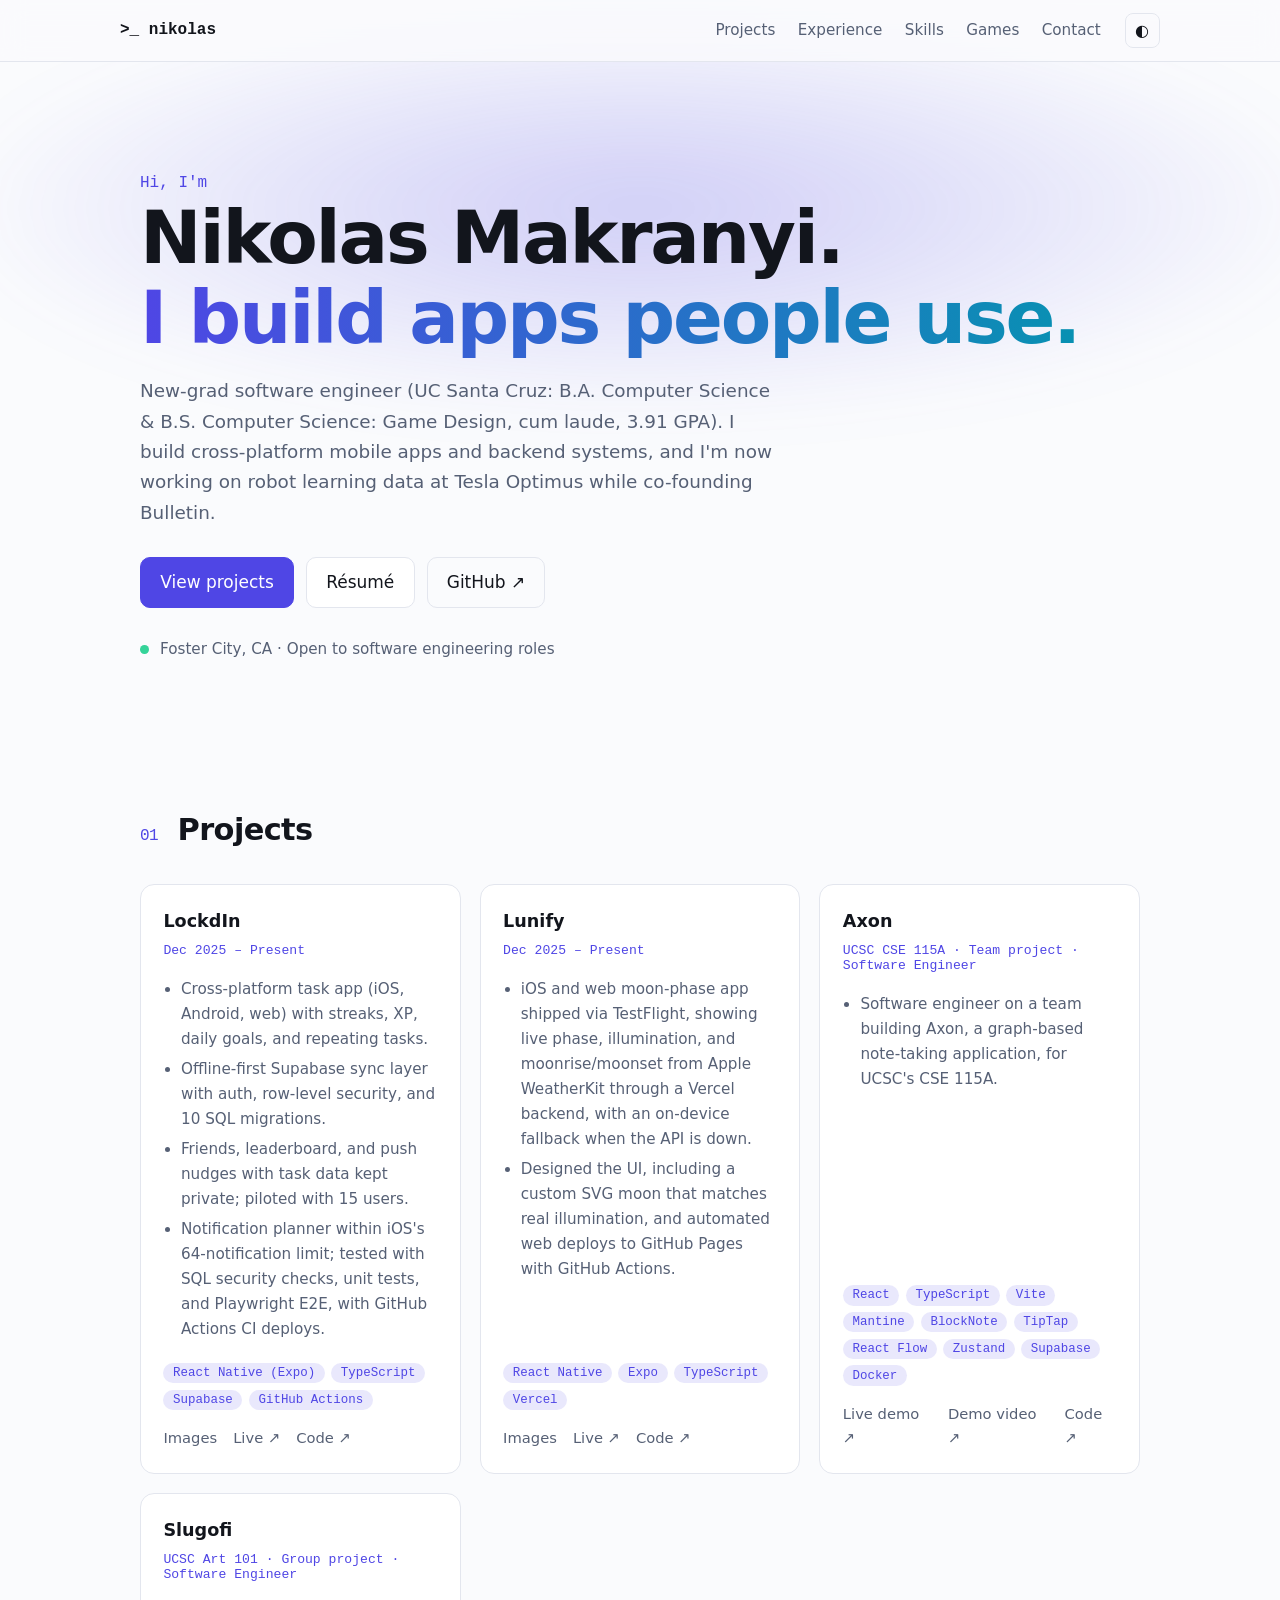
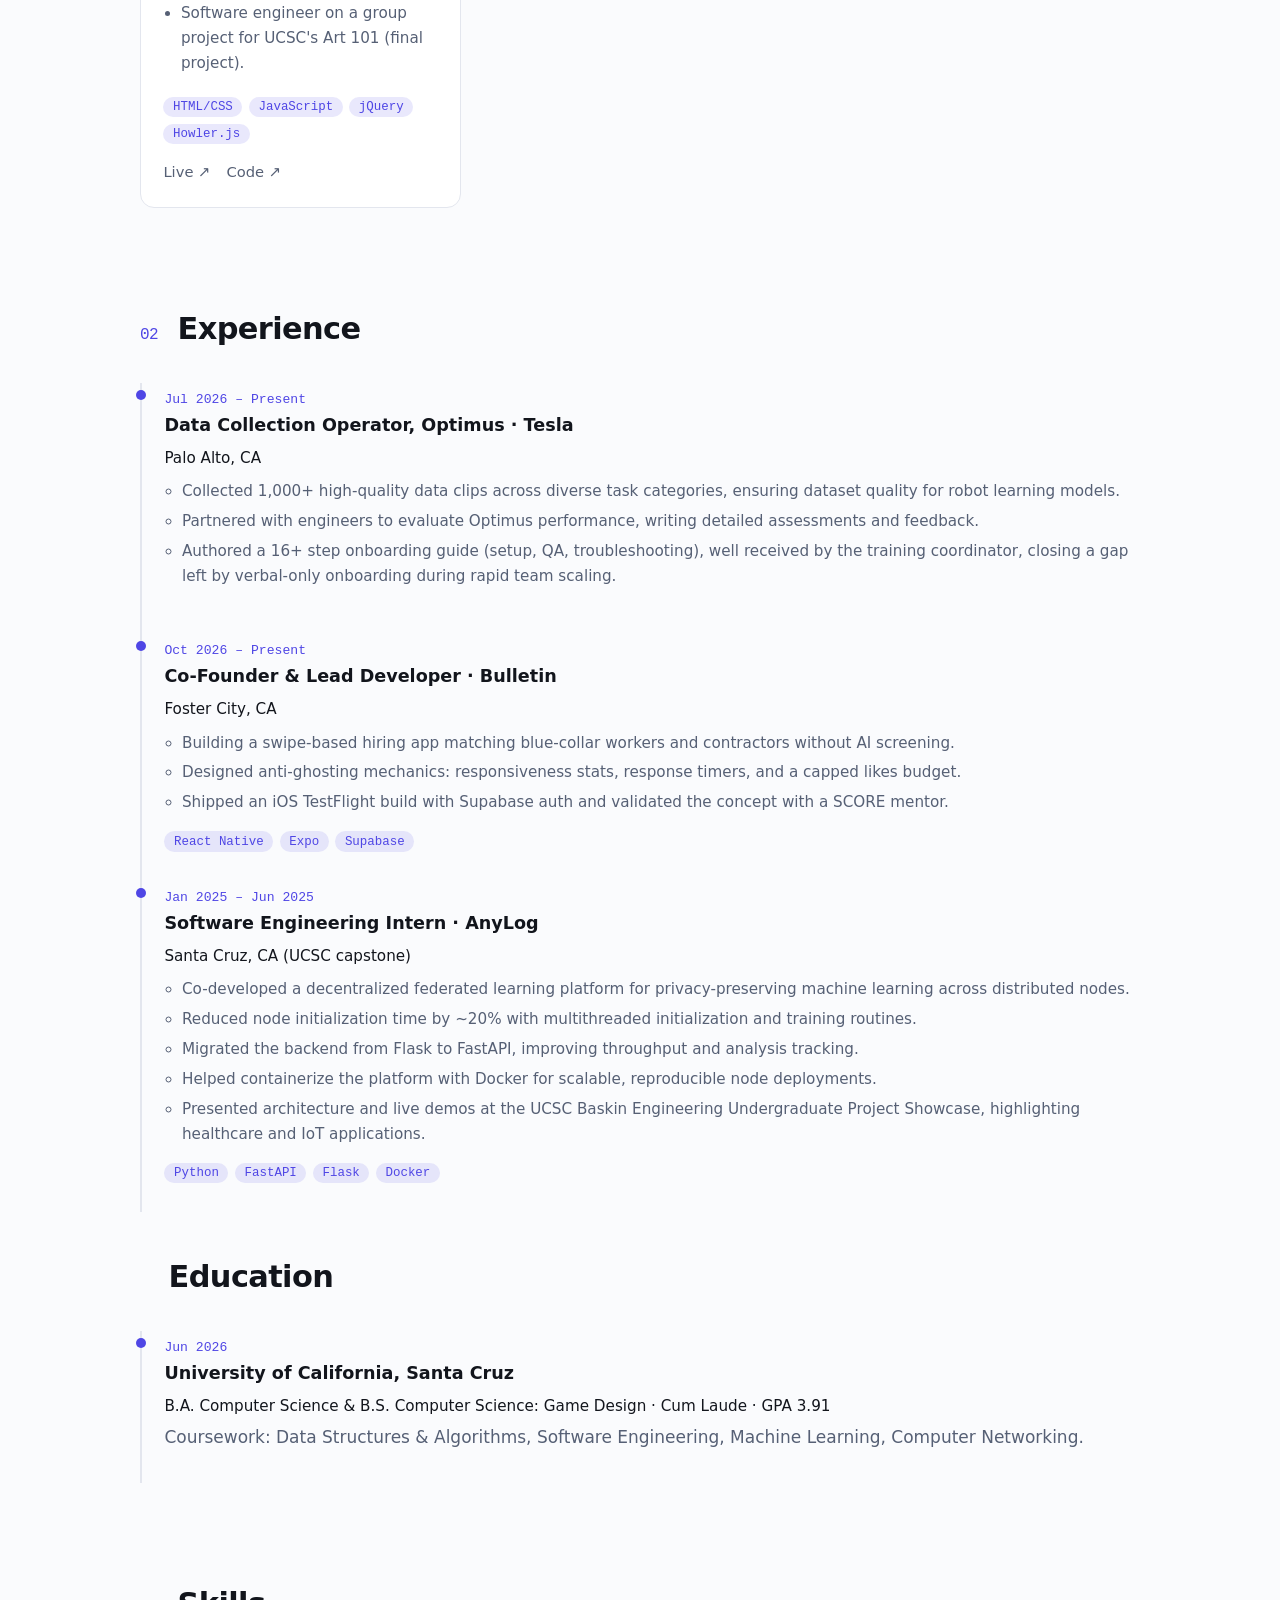
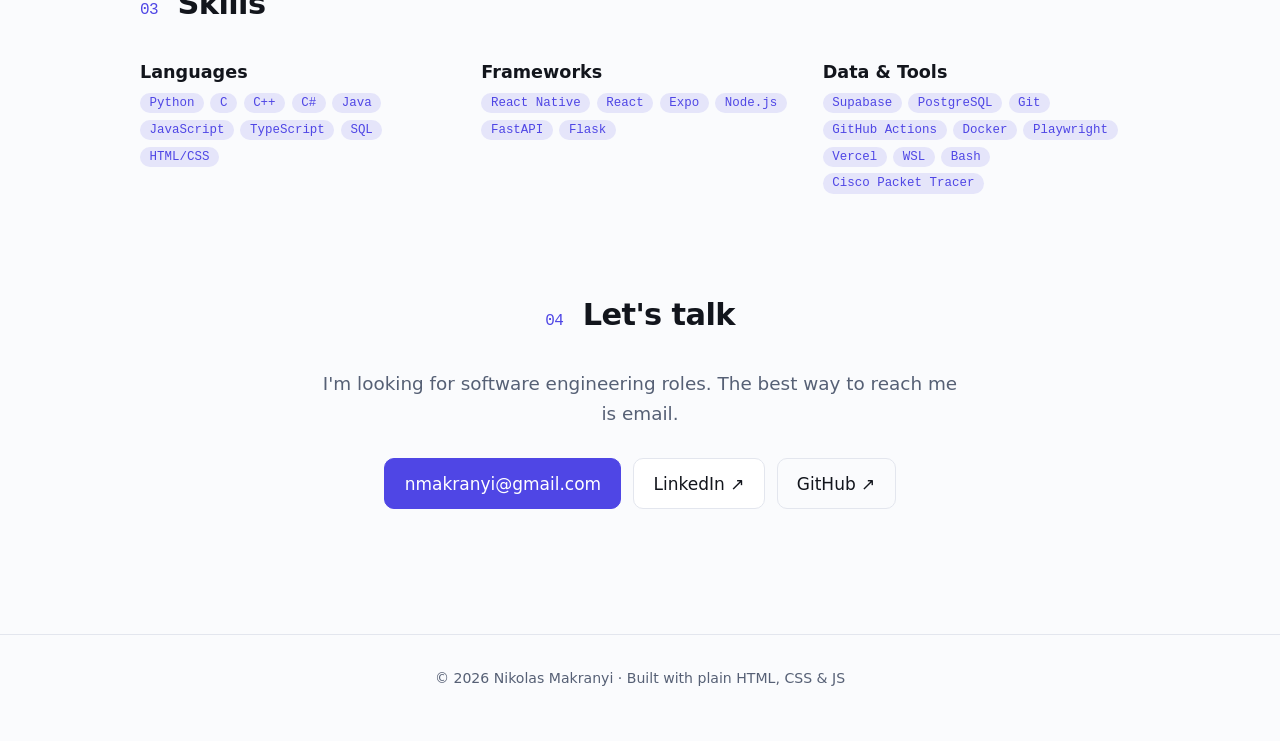
<file: index.html>
<!DOCTYPE html>
<html lang="en">
<head>
  <meta charset="utf-8">
  <meta name="viewport" content="width=device-width, initial-scale=1">
  <title>Nikolas Makranyi — Software Engineer</title>
  <meta name="description" content="Portfolio of Nikolas Makranyi, a new-grad software engineer building cross-platform apps and backend systems.">
  <meta property="og:title" content="Nikolas Makranyi — Software Engineer">
  <meta property="og:description" content="New-grad software engineer: projects, experience, and contact.">
  <meta name="theme-color" content="#0b0d12">
  <link rel="icon" href="data:image/svg+xml,<svg xmlns='http://www.w3.org/2000/svg' viewBox='0 0 100 100'><rect width='100' height='100' rx='22' fill='%236366f1'/><text x='50' y='68' font-size='56' text-anchor='middle' fill='white' font-family='monospace'>&gt;_</text></svg>">
  <link rel="stylesheet" href="assets/style.css?v=__VER__">
</head>
<body>
  <a class="skip" href="#main">Skip to content</a>

  <header class="nav">
    <a class="logo" href="#top" aria-label="Home">&gt;_ nikolas</a>
    <nav aria-label="Primary">
      <a href="#projects">Projects</a>
      <a href="#experience">Experience</a>
      <a href="#skills">Skills</a>
      <a href="games.html">Games</a>
      <a href="#contact">Contact</a>
    </nav>
    <button id="theme" class="icon-btn" aria-label="Toggle theme">◐</button>
  </header>

  <main id="main">
    <section class="hero" id="top">
      <p class="eyebrow reveal">Hi, I'm</p>
      <h1 class="reveal">Nikolas Makranyi.<br><span class="grad">I build apps people use.</span></h1>
      <p class="lead reveal">
        New-grad software engineer (UC Santa Cruz: B.A. Computer Science &amp; B.S. Computer Science: Game Design, cum laude, 3.91 GPA).
        I build cross-platform mobile apps and backend systems, and I'm now working on robot learning data at Tesla Optimus
        while co-founding Bulletin.
      </p>
      <div class="cta reveal">
        <a class="btn primary" href="#projects">View projects</a>
        <a class="btn" href="assets/resume.pdf">Résumé</a>
        <a class="btn ghost" href="https://github.com/nmakranyi5" rel="noopener">GitHub ↗</a>
      </div>
      <p class="status reveal"><span class="dot"></span> Foster City, CA · Open to software engineering roles</p>
    </section>

    <section id="projects">
      <h2><span class="num">01</span> Projects</h2>
      <div class="grid">
        <article class="card reveal">
          <h3>LockdIn</h3><span class="when">Dec 2025 – Present</span>
          <ul class="bul"><li>Cross-platform task app (iOS, Android, web) with streaks, XP, daily goals, and repeating tasks.</li><li>Offline-first Supabase sync layer with auth, row-level security, and 10 SQL migrations.</li><li>Friends, leaderboard, and push nudges with task data kept private; piloted with 15 users.</li><li>Notification planner within iOS's 64-notification limit; tested with SQL security checks, unit tests, and Playwright E2E, with GitHub Actions CI deploys.</li></ul>
          <ul class="tags"><li>React Native (Expo)</li><li>TypeScript</li><li>Supabase</li><li>GitHub Actions</li></ul>
          <div class="links"><button type="button" class="link-btn" data-shots="assets/lockdin.webp" data-alt="LockdIn app screenshot: today's tasks with a weekly calendar strip, a water tracker, and task cards with countdown timers" data-title="LockdIn">Images</button><a href="https://nmakranyi5.github.io/LockdIn/" rel="noopener">Live ↗</a><a href="https://github.com/nmakranyi5/LockdIn" rel="noopener">Code ↗</a></div>
        </article>
        <article class="card reveal">
          <h3>Lunify</h3><span class="when">Dec 2025 – Present</span>
          <ul class="bul"><li>iOS and web moon-phase app shipped via TestFlight, showing live phase, illumination, and moonrise/moonset from Apple WeatherKit through a Vercel backend, with an on-device fallback when the API is down.</li><li>Designed the UI, including a custom SVG moon that matches real illumination, and automated web deploys to GitHub Pages with GitHub Actions.</li></ul>
          <ul class="tags"><li>React Native</li><li>Expo</li><li>TypeScript</li><li>Vercel</li></ul>
          <div class="links"><button type="button" class="link-btn" data-shots="assets/lunify.webp" data-alt="Lunify app screenshot: a waxing crescent moon at about 47% illumination with moonrise, moonset, and upcoming moon phases" data-title="Lunify">Images</button><a href="https://nmakranyi5.github.io/Lunify/" rel="noopener">Live ↗</a><a href="https://github.com/nmakranyi5/Lunify" rel="noopener">Code ↗</a></div>
        </article>
<article class="card reveal">
          <h3>Axon</h3><span class="when">UCSC CSE 115A · Team project · Software Engineer</span>
          <ul class="bul"><li>Software engineer on a team building Axon, a graph-based note-taking application, for UCSC's CSE 115A.</li></ul>
          <ul class="tags"><li>React</li><li>TypeScript</li><li>Vite</li><li>Mantine</li><li>BlockNote</li><li>TipTap</li><li>React Flow</li><li>Zustand</li><li>Supabase</li><li>Docker</li></ul>
          <div class="links"><a href="https://axon.thinkfluence.rs" rel="noopener">Live demo ↗</a><a href="https://youtu.be/JdRwhOcxzvc" rel="noopener">Demo video ↗</a><a href="https://github.com/Axon-115A/axon" rel="noopener">Code ↗</a></div>
        </article>
        <article class="card reveal">
          <h3>Slugofi</h3><span class="when">UCSC Art 101 · Group project · Software Engineer</span>
          <ul class="bul"><li>Software engineer on a group project for UCSC's Art 101 (final project).</li></ul>
          <ul class="tags"><li>HTML/CSS</li><li>JavaScript</li><li>jQuery</li><li>Howler.js</li></ul>
          <div class="links"><a href="https://cypressberry.github.io/teamproject/" rel="noopener">Live ↗</a><a href="https://github.com/cypressberry/teamproject" rel="noopener">Code ↗</a></div>
        </article>
      </div>
    </section>

    <section id="experience">
      <h2><span class="num">02</span> Experience</h2>
      <ol class="timeline">
        <li class="reveal">
          <span class="when">Jul 2026 – Present</span>
          <h3>Data Collection Operator, Optimus · Tesla</h3><p class="sub">Palo Alto, CA</p>
          <ul class="bul"><li>Collected 1,000+ high-quality data clips across diverse task categories, ensuring dataset quality for robot learning models.</li><li>Partnered with engineers to evaluate Optimus performance, writing detailed assessments and feedback.</li><li>Authored a 16+ step onboarding guide (setup, QA, troubleshooting), well received by the training coordinator, closing a gap left by verbal-only onboarding during rapid team scaling.</li></ul>
        </li>
        <li class="reveal">
          <span class="when">Oct 2026 – Present</span>
          <h3>Co-Founder &amp; Lead Developer · Bulletin</h3><p class="sub">Foster City, CA</p>
          <ul class="bul"><li>Building a swipe-based hiring app matching blue-collar workers and contractors without AI screening.</li><li>Designed anti-ghosting mechanics: responsiveness stats, response timers, and a capped likes budget.</li><li>Shipped an iOS TestFlight build with Supabase auth and validated the concept with a SCORE mentor.</li></ul><ul class="tags"><li>React Native</li><li>Expo</li><li>Supabase</li></ul>
        </li>
        <li class="reveal">
          <span class="when">Jan 2025 – Jun 2025</span>
          <h3>Software Engineering Intern · AnyLog</h3><p class="sub">Santa Cruz, CA (UCSC capstone)</p>
          <ul class="bul"><li>Co-developed a decentralized federated learning platform for privacy-preserving machine learning across distributed nodes.</li><li>Reduced node initialization time by ~20% with multithreaded initialization and training routines.</li><li>Migrated the backend from Flask to FastAPI, improving throughput and analysis tracking.</li><li>Helped containerize the platform with Docker for scalable, reproducible node deployments.</li><li>Presented architecture and live demos at the UCSC Baskin Engineering Undergraduate Project Showcase, highlighting healthcare and IoT applications.</li></ul><ul class="tags"><li>Python</li><li>FastAPI</li><li>Flask</li><li>Docker</li></ul>
        </li>
      </ol>
      <h2 class="sub-h"><span class="num">&nbsp;</span> Education</h2>
      <ol class="timeline">
        <li class="reveal">
          <span class="when">Jun 2026</span>
          <h3>University of California, Santa Cruz</h3>
          <p class="sub">B.A. Computer Science &amp; B.S. Computer Science: Game Design · Cum Laude · GPA 3.91</p>
          <p>Coursework: Data Structures &amp; Algorithms, Software Engineering, Machine Learning, Computer Networking.</p>
        </li>
      </ol>
    </section>

    <section id="skills">
      <h2><span class="num">03</span> Skills</h2>
      <div class="skills">
        <div class="reveal"><h3>Languages</h3><ul class="tags"><li>Python</li><li>C</li><li>C++</li><li>C#</li><li>Java</li><li>JavaScript</li><li>TypeScript</li><li>SQL</li><li>HTML/CSS</li></ul></div>
        <div class="reveal"><h3>Frameworks</h3><ul class="tags"><li>React Native</li><li>React</li><li>Expo</li><li>Node.js</li><li>FastAPI</li><li>Flask</li></ul></div>
        <div class="reveal"><h3>Data &amp; Tools</h3><ul class="tags"><li>Supabase</li><li>PostgreSQL</li><li>Git</li><li>GitHub Actions</li><li>Docker</li><li>Playwright</li><li>Vercel</li><li>WSL</li><li>Bash</li><li>Cisco Packet Tracer</li></ul></div>
      </div>
    </section>

    <section id="contact" class="contact">
      <h2><span class="num">04</span> Let's talk</h2>
      <p class="lead">I'm looking for software engineering roles. The best way to reach me is email.</p>
      <div class="cta">
        <a class="btn primary" href="mailto:nmakranyi@gmail.com">nmakranyi@gmail.com</a>
        <a class="btn" href="https://www.linkedin.com/in/nikolas-makranyi-8102b2261/" rel="noopener">LinkedIn ↗</a>
        <a class="btn ghost" href="https://github.com/nmakranyi5" rel="noopener">GitHub ↗</a>
      </div>
    </section>
  </main>


  <dialog id="lightbox" aria-label="Screenshot preview">
    <button type="button" class="lb-close" aria-label="Close preview">✕</button>
    <button type="button" class="lb-nav lb-prev" aria-label="Previous image" hidden>‹</button>
    <img alt="">
    <button type="button" class="lb-nav lb-next" aria-label="Next image" hidden>›</button>
    <p class="lb-cap"></p>
  </dialog>

  <footer>© <span id="year"></span> Nikolas Makranyi · Built with plain HTML, CSS &amp; JS</footer>
  <script src="assets/main.js?v=__VER__"></script>
</body>
</html>
</file>
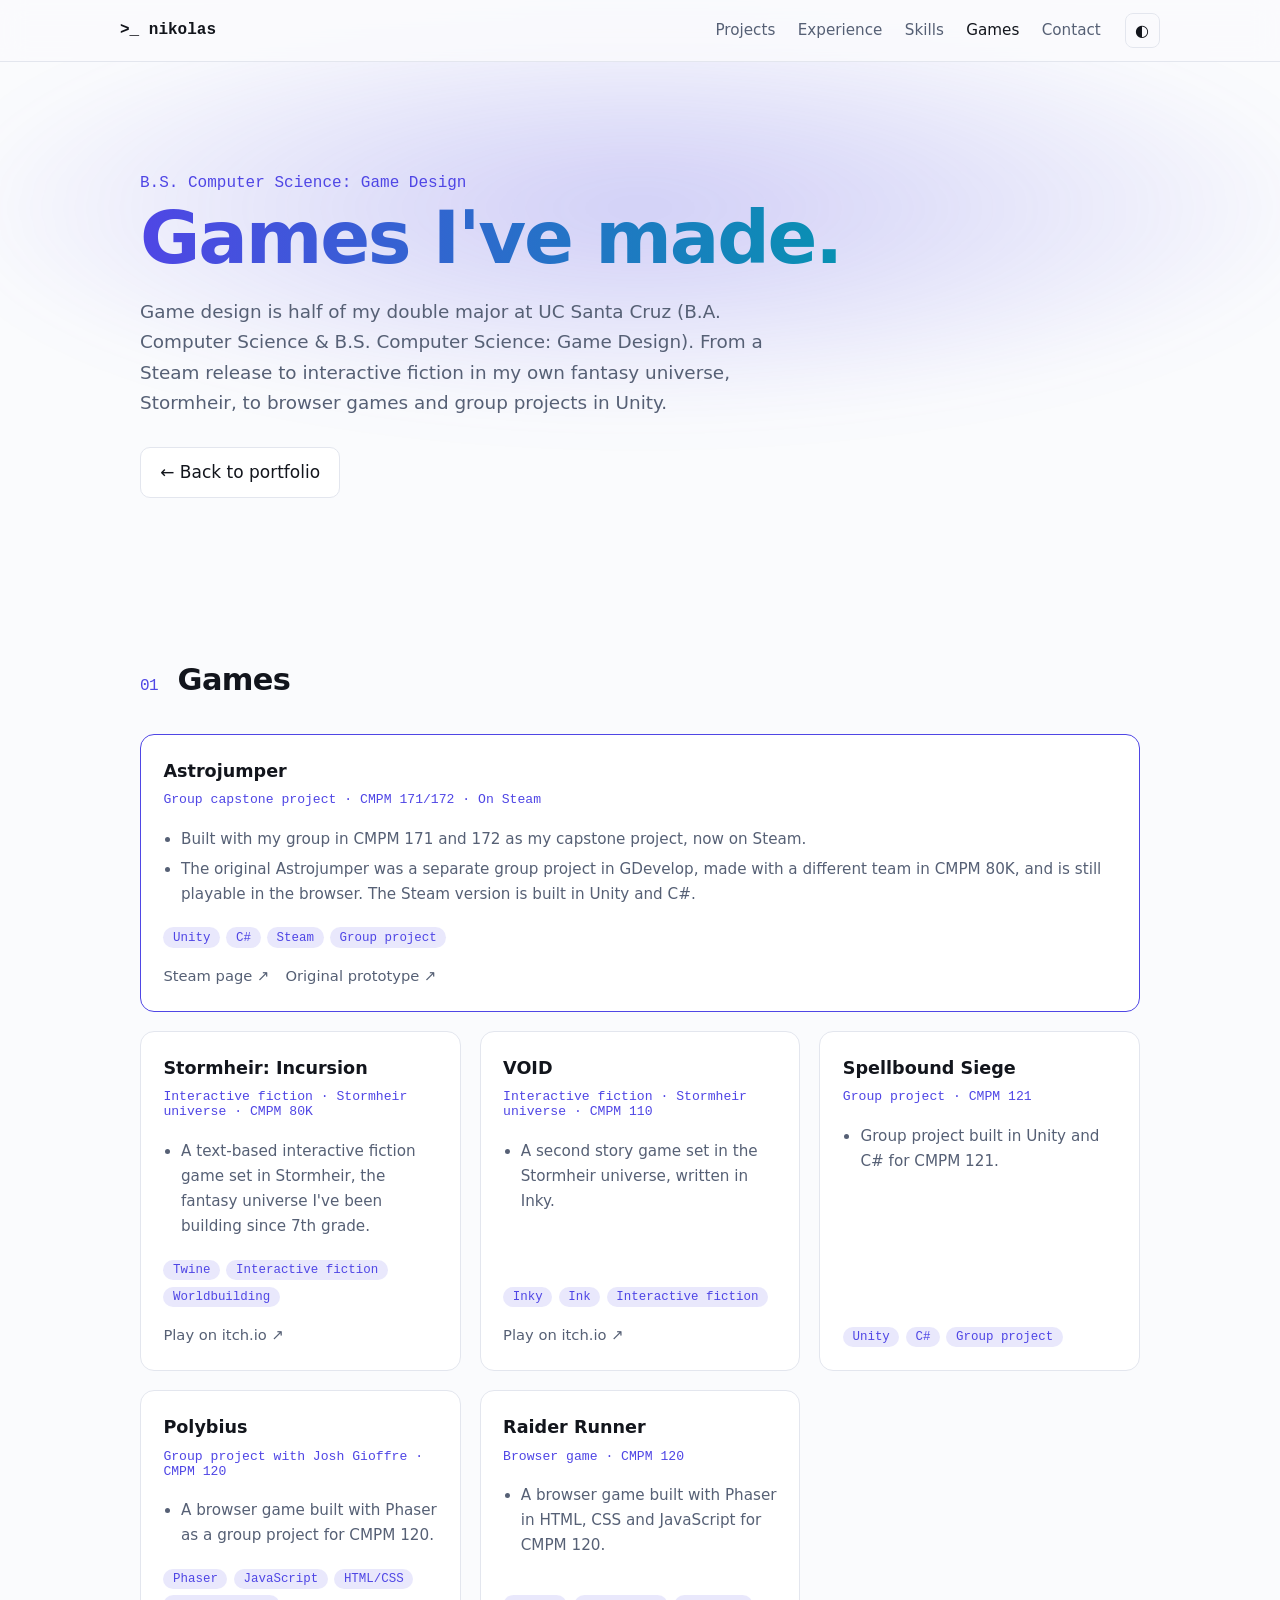
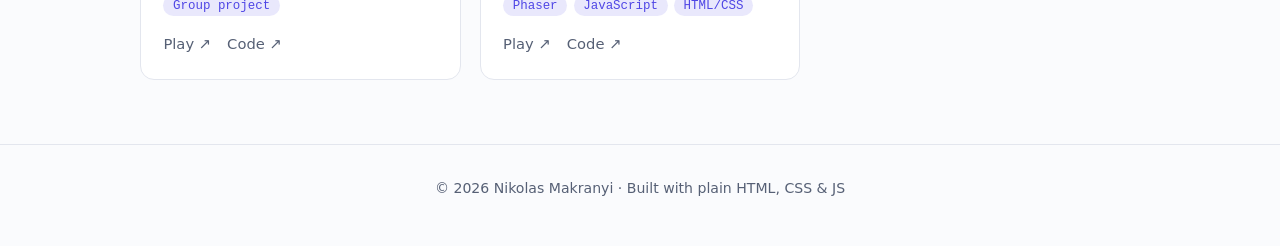
<file: games.html>
<!DOCTYPE html>
<html lang="en">
<head>
  <meta charset="utf-8">
  <meta name="viewport" content="width=device-width, initial-scale=1">
  <title>Games — Nikolas Makranyi</title>
  <meta name="description" content="Games designed and built by Nikolas Makranyi.">
  <meta property="og:title" content="Games — Nikolas Makranyi">
  <meta property="og:description" content="Games designed and built by Nikolas Makranyi.">
  <meta name="theme-color" content="#0b0d12">
  <link rel="icon" href="data:image/svg+xml,<svg xmlns='http://www.w3.org/2000/svg' viewBox='0 0 100 100'><rect width='100' height='100' rx='22' fill='%236366f1'/><text x='50' y='68' font-size='56' text-anchor='middle' fill='white' font-family='monospace'>&gt;_</text></svg>">
  <link rel="stylesheet" href="assets/style.css?v=__VER__">
</head>
<body>
  <a class="skip" href="#main">Skip to content</a>

  <header class="nav">
    <a class="logo" href="index.html" aria-label="Home">&gt;_ nikolas</a>
    <nav aria-label="Primary">
      <a href="index.html#projects">Projects</a>
      <a href="index.html#experience">Experience</a>
      <a href="index.html#skills">Skills</a>
      <a href="games.html" aria-current="page">Games</a>
      <a href="index.html#contact">Contact</a>
    </nav>
    <button id="theme" class="icon-btn" aria-label="Toggle theme">◐</button>
  </header>

  <main id="main">
    <section class="hero" id="top">
      <p class="eyebrow reveal">B.S. Computer Science: Game Design</p>
      <h1 class="reveal"><span class="grad">Games I've made.</span></h1>
      <p class="lead reveal">Game design is half of my double major at UC Santa Cruz (B.A. Computer Science &amp; B.S. Computer Science: Game Design). From a Steam release to interactive fiction in my own fantasy universe, Stormheir, to browser games and group projects in Unity.</p>
      <div class="cta reveal"><a class="btn" href="index.html">← Back to portfolio</a></div>
    </section>
    <section id="games">
      <h2><span class="num">01</span> Games</h2>
      <div class="grid">
        <article class="card reveal feat">
          <h3>Astrojumper</h3><span class="when">Group capstone project · CMPM 171/172 · On Steam</span>
          <ul class="bul"><li>Built with my group in CMPM 171 and 172 as my capstone project, now on Steam.</li><li>The original Astrojumper was a separate group project in GDevelop, made with a different team in CMPM 80K, and is still playable in the browser. The Steam version is built in Unity and C#.</li></ul>
          <ul class="tags"><li>Unity</li><li>C#</li><li>Steam</li><li>Group project</li></ul>
          <div class="links"><a href="https://store.steampowered.com/app/4700910/Astrojumper/" rel="noopener">Steam page ↗</a><a href="https://games.gdevelop-app.com/game-c05f5fa5-5271-40f2-9bf3-189c58e451dd/index.html" rel="noopener">Original prototype ↗</a></div>
        </article>
        <article class="card reveal">
          <h3>Stormheir: Incursion</h3><span class="when">Interactive fiction · Stormheir universe · CMPM 80K</span>
          <ul class="bul"><li>A text-based interactive fiction game set in Stormheir, the fantasy universe I've been building since 7th grade.</li></ul>
          <ul class="tags"><li>Twine</li><li>Interactive fiction</li><li>Worldbuilding</li></ul>
          <div class="links"><a href="https://zenithgamestudios.itch.io/stormheir-incursion" rel="noopener">Play on itch.io ↗</a></div>
        </article>
        <article class="card reveal">
          <h3>VOID</h3><span class="when">Interactive fiction · Stormheir universe · CMPM 110</span>
          <ul class="bul"><li>A second story game set in the Stormheir universe, written in Inky.</li></ul>
          <ul class="tags"><li>Inky</li><li>Ink</li><li>Interactive fiction</li></ul>
          <div class="links"><a href="https://zenithgamestudios.itch.io/voidfinal" rel="noopener">Play on itch.io ↗</a></div>
        </article>
        <article class="card reveal">
          <h3>Spellbound Siege</h3><span class="when">Group project · CMPM 121</span>
          <ul class="bul"><li>Group project built in Unity and C# for CMPM 121.</li></ul>
          <ul class="tags"><li>Unity</li><li>C#</li><li>Group project</li></ul>
          
        </article>
        <article class="card reveal">
          <h3>Polybius</h3><span class="when">Group project with Josh Gioffre · CMPM 120</span>
          <ul class="bul"><li>A browser game built with Phaser as a group project for CMPM 120.</li></ul>
          <ul class="tags"><li>Phaser</li><li>JavaScript</li><li>HTML/CSS</li><li>Group project</li></ul>
          <div class="links"><a href="https://kinglemurs.github.io/Polybius/" rel="noopener">Play ↗</a><a href="https://github.com/KingLemurs/Polybius" rel="noopener">Code ↗</a></div>
        </article>
        <article class="card reveal">
          <h3>Raider Runner</h3><span class="when">Browser game · CMPM 120</span>
          <ul class="bul"><li>A browser game built with Phaser in HTML, CSS and JavaScript for CMPM 120.</li></ul>
          <ul class="tags"><li>Phaser</li><li>JavaScript</li><li>HTML/CSS</li></ul>
          <div class="links"><a href="https://nmakranyi5.github.io/Raider-Runner/" rel="noopener">Play ↗</a><a href="https://github.com/nmakranyi5/Raider-Runner" rel="noopener">Code ↗</a></div>
        </article>
      </div>
    </section>
  </main>

  <footer>© <span id="year"></span> Nikolas Makranyi · Built with plain HTML, CSS &amp; JS</footer>
  <script src="assets/main.js?v=__VER__"></script>
</body>
</html>
</file>
<file: assets/style.css>
:root{--bg:#0b0d12;--surface:#12151c;--border:#222735;--text:#e8eaf0;--muted:#9aa3b5;--accent:#818cf8;--accent2:#22d3ee;--max:1040px}
:root[data-theme="light"]{--bg:#fafbfd;--surface:#fff;--border:#e3e6ee;--text:#12151c;--muted:#566075;--accent:#4f46e5;--accent2:#0891b2}
@media (prefers-color-scheme:light){:root:not([data-theme="dark"]){--bg:#fafbfd;--surface:#fff;--border:#e3e6ee;--text:#12151c;--muted:#566075;--accent:#4f46e5;--accent2:#0891b2}}
*{box-sizing:border-box}html{scroll-behavior:smooth;scroll-padding-top:5rem}
body{margin:0;background:var(--bg);color:var(--text);font:17px/1.65 system-ui,-apple-system,"Segoe UI",Roboto,sans-serif;-webkit-font-smoothing:antialiased}
a{color:inherit}
.skip{position:absolute;left:-999px;top:0;background:var(--accent);color:#fff;padding:.5rem 1rem;z-index:100}.skip:focus{left:0}
:focus-visible{outline:2px solid var(--accent);outline-offset:3px;border-radius:4px}
.nav{position:sticky;top:0;z-index:10;display:flex;align-items:center;gap:1.5rem;padding:.8rem max(1rem,calc((100% - var(--max))/2));background:color-mix(in srgb,var(--bg) 80%,transparent);backdrop-filter:blur(12px);border-bottom:1px solid var(--border)}
.logo{font:600 1rem ui-monospace,SFMono-Regular,Menlo,monospace;text-decoration:none;margin-right:auto}
.nav nav{display:flex;gap:1.4rem}.nav nav a{color:var(--muted);text-decoration:none;font-size:.95rem}.nav nav a:hover{color:var(--text)}
.icon-btn{background:none;border:1px solid var(--border);color:var(--text);border-radius:8px;width:2.2rem;height:2.2rem;cursor:pointer;font-size:1rem}
main,footer{max-width:var(--max);margin:0 auto;padding:0 1.25rem}
section{padding:5rem 0 1rem}
.hero{padding-top:7rem;padding-bottom:3rem;position:relative}
.hero::before{content:"";position:absolute;inset:-4rem -20% auto;height:420px;background:radial-gradient(closest-side,color-mix(in srgb,var(--accent) 25%,transparent),transparent);z-index:-1;filter:blur(30px)}
.eyebrow{font:500 1rem ui-monospace,Menlo,monospace;color:var(--accent);margin:0}
h1{font-size:clamp(2.4rem,7vw,4.6rem);line-height:1.08;margin:.4rem 0 1.2rem;letter-spacing:-.03em}
.grad{background:linear-gradient(90deg,var(--accent),var(--accent2));-webkit-background-clip:text;background-clip:text;color:transparent}
.lead{color:var(--muted);font-size:1.15rem;max-width:40rem}
h2{font-size:1.9rem;letter-spacing:-.02em;margin:0 0 1.8rem}.num{font:500 1rem ui-monospace,Menlo,monospace;color:var(--accent);margin-right:.6rem}
h3{margin:0 0 .4rem;font-size:1.1rem}
.cta{display:flex;flex-wrap:wrap;gap:.75rem;margin:1.8rem 0}
.btn{display:inline-block;padding:.65rem 1.2rem;border-radius:10px;border:1px solid var(--border);background:var(--surface);text-decoration:none;font-weight:500;transition:transform .15s,border-color .15s}
.btn:hover{transform:translateY(-2px);border-color:var(--accent)}
.btn.primary{background:var(--accent);border-color:var(--accent);color:#fff}.btn.ghost{background:none}
.status{color:var(--muted);font-size:.95rem}.dot{display:inline-block;width:.55rem;height:.55rem;border-radius:50%;background:#34d399;margin-right:.4rem;box-shadow:0 0 0 0 #34d39988;animation:pulse 2s infinite}
@keyframes pulse{70%{box-shadow:0 0 0 8px #0000}100%{box-shadow:0 0 0 0 #0000}}
.grid{display:grid;grid-template-columns:repeat(auto-fit,minmax(285px,1fr));gap:1.2rem}
.card{background:var(--surface);border:1px solid var(--border);border-radius:14px;padding:1.4rem;display:flex;flex-direction:column;transition:transform .2s,border-color .2s}
.card:hover{transform:translateY(-4px);border-color:var(--accent)}
.card p{color:var(--muted);margin:.2rem 0 1rem;flex:1}
.tags{list-style:none;display:flex;flex-wrap:wrap;gap:.4rem;padding:0;margin:0}
.tags li{font:500 .78rem ui-monospace,Menlo,monospace;padding:.2rem .6rem;border-radius:999px;background:color-mix(in srgb,var(--accent) 12%,transparent);color:var(--accent)}
.links{display:flex;gap:1rem;margin-top:1rem;font-size:.92rem}.links a{color:var(--muted);text-decoration:none}.links a:hover{color:var(--accent)}
.timeline{list-style:none;margin:0;padding:0 0 0 1.4rem;border-left:2px solid var(--border)}
.timeline>li{position:relative;padding-bottom:1.8rem}.timeline>li::before{content:"";position:absolute;left:calc(-1.4rem - 6px);top:.45rem;width:10px;height:10px;border-radius:50%;background:var(--accent)}
.when{font:.82rem ui-monospace,Menlo,monospace;color:var(--accent)}.timeline p{color:var(--muted);margin:.2rem 0}
.skills{display:grid;grid-template-columns:repeat(auto-fit,minmax(240px,1fr));gap:1.5rem}
.contact{text-align:center;padding-bottom:3rem}.contact .lead{margin:0 auto}.contact .cta{justify-content:center}
footer{padding-top:2rem;padding-bottom:2.5rem;color:var(--muted);font-size:.88rem;border-top:1px solid var(--border);margin-top:3rem;text-align:center;max-width:none}
.reveal{opacity:0;transform:translateY(14px);transition:opacity .6s,transform .6s}.reveal.in{opacity:1;transform:none}
@media (max-width:600px){.nav nav{display:none}section{padding-top:3.5rem}.hero{padding-top:4.5rem}}
@media (prefers-reduced-motion:reduce){*{animation:none!important;transition:none!important;scroll-behavior:auto}.reveal{opacity:1;transform:none}}
.bul{margin:.5rem 0 1rem;padding-left:1.1rem;color:var(--muted);font-size:.95rem}.bul li{margin:.3rem 0}
.card .when{margin-bottom:.4rem}.card .bul{flex:1}
.sub{color:var(--text)!important;font-size:.95rem;margin:0 0 .2rem}
.timeline .tags{margin-top:.2rem}
.sub-h{margin-top:2.5rem}
.nav nav a[aria-current]{color:var(--text)}
.card.feat{border-color:var(--accent)}@media (min-width:900px){.card.feat{grid-column:1/-1}}

html,body{overflow-x:clip}
.link-btn{-webkit-appearance:none;appearance:none;font:inherit;color:var(--muted);background:none;border:0;padding:0;cursor:pointer}.link-btn:hover{color:var(--accent)}
#lightbox{position:fixed;inset:0;margin:0;border:0;padding:0;background:transparent;max-width:none;max-height:none;width:100%;height:100%;color:#fff;overflow:hidden}
#lightbox::backdrop{background:#05070bd9;-webkit-backdrop-filter:blur(6px);backdrop-filter:blur(6px)}
#lightbox[open]{display:flex;align-items:center;justify-content:center;flex-direction:column;gap:.8rem}
#lightbox img{max-width:min(92vw,520px);max-height:80vh;max-height:80dvh;width:auto;height:auto;object-fit:contain;border-radius:20px;box-shadow:0 20px 60px #000a;background:#0b0d12}
.lb-cap{margin:0;font-size:.9rem;color:#cbd2e0;max-width:min(92vw,520px);text-align:center}
.lb-close,.lb-nav{position:absolute;background:#ffffff1f;color:#fff;border:1px solid #ffffff33;border-radius:50%;width:2.6rem;height:2.6rem;font-size:1.3rem;cursor:pointer;line-height:1}
.lb-close:hover,.lb-nav:hover{background:#ffffff33}
.lb-close{top:1rem;right:1rem}.lb-prev{left:1rem;top:50%}.lb-next{right:1rem;top:50%}
</file>
